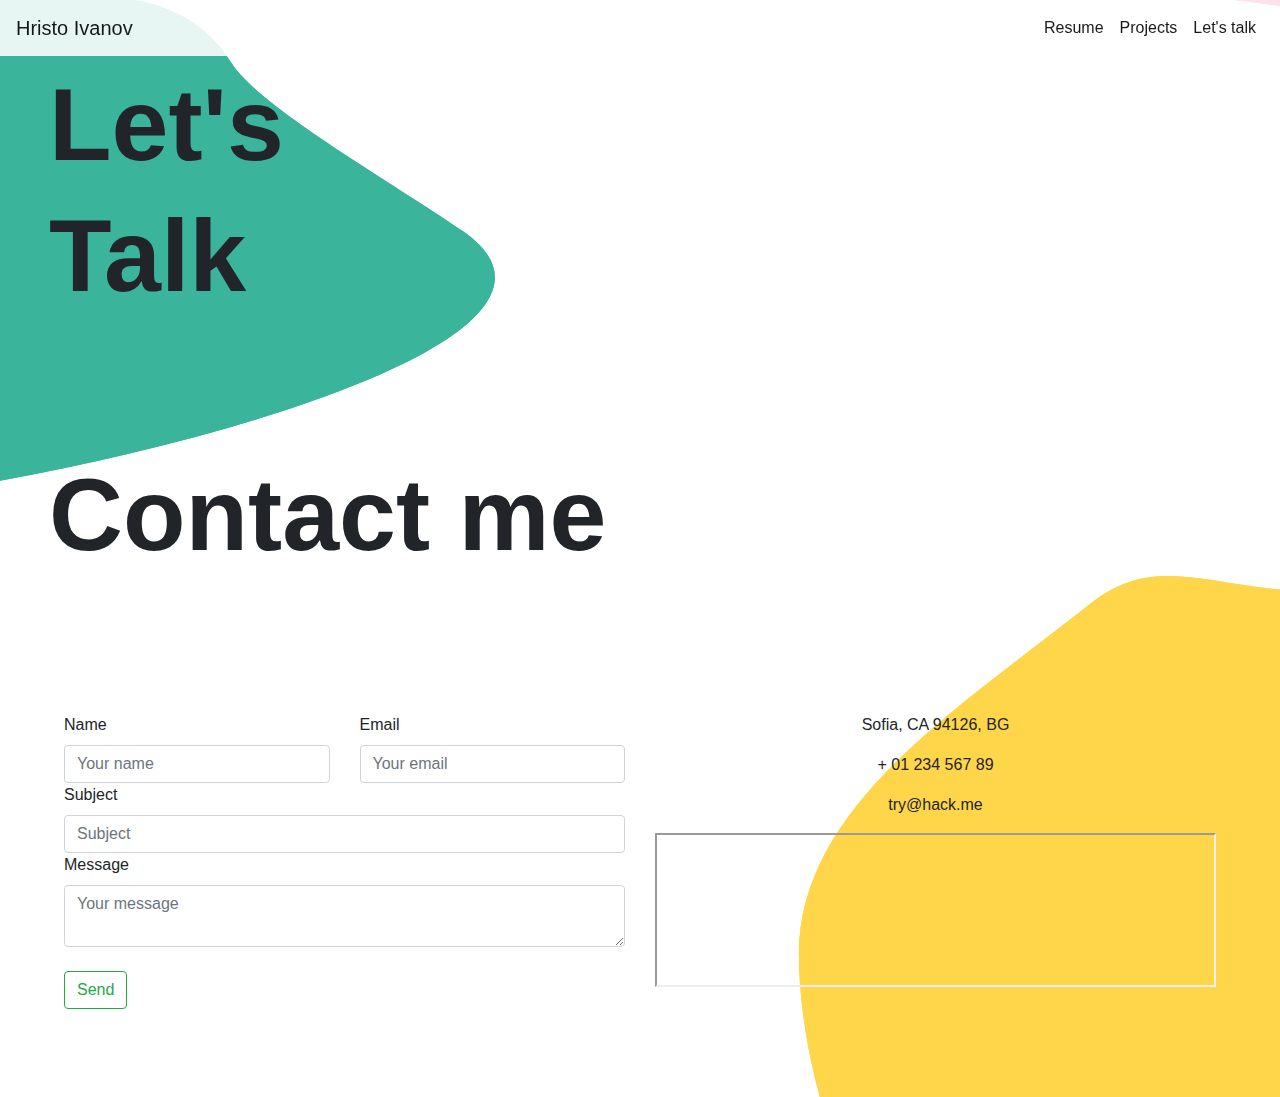
<file: contactMe.html>
<!doctype html>
<html lang="en">

<head>
    <!-- Required meta tags -->
    <meta charset="utf-8">
    <meta name="viewport" content="width=device-width, initial-scale=1, shrink-to-fit=no">

    <!-- Bootstrap CSS -->
    <link rel="stylesheet" href="https://stackpath.bootstrapcdn.com/bootstrap/4.5.2/css/bootstrap.min.css" integrity="sha384-JcKb8q3iqJ61gNV9KGb8thSsNjpSL0n8PARn9HuZOnIxN0hoP+VmmDGMN5t9UJ0Z" crossorigin="anonymous">
    <link rel="stylesheet" href="style.css">
    <title>Hristo Ivanov Portfolio</title>
</head>

<body>

    <div id="bg">
        <nav class="navbar navbar-custom navbar-expand-lg navbar-light fixed-top">
            <a class="navbar-brand" href="index.html">Hristo Ivanov</a>
            <button class="navbar-toggler" type="button" data-toggle="collapse" data-target="#navbarSupportedContent" aria-controls="navbarSupportedContent" aria-expanded="false" aria-label="Toggle navigation">
        <span class="navbar-toggler-icon"></span>
      </button>

            <div class="collapse navbar-collapse" id="navbarSupportedContent">
                <ul class="navbar-nav ml-auto">
                    <li class="nav-item active">
                        <a class="nav-link" href="Resume.html">Resume<span class="sr-only">(current)</span></a>
                    </li>
                    <li class="nav-item active">
                        <a class="nav-link" href="Projects.html">Projects <span class="sr-only">(current)</span></a>
                    </li>
                    <li class="nav-item active">
                        <a class="nav-link" href="contactMe.html">Let's talk<span class="sr-only">(current)</span></a>
                    </li>
                </ul>

                <!-- <form class="form-inline my-2 my-lg-0">
                    <input class="form-control mr-sm-2" type="search" placeholder="Search" aria-label="Search">
                    <button class="btn btn-outline-success my-2 my-sm-0" type="submit">Search</button>
                </form> -->
            </div>
        </nav>
        <div class="load">
            <div id="dot">
            </div>
        </div>


        <div class="col-md-12 m-0 p-0">
            <div class="row">
                <div class="col-8" id="letsTalk">
                    <h1 class="bigText">Let's</h1>
                    <h1 class="bigText">Talk</h1>
                </div>
            </div>
        </div>

        <div class="row">
            <div class="col-md-12" id="contactMe">
                <h1 class="bigText">Contact me</h1>
            </div>

            <div class="col-md-12">
                <!--Section: Contact v.2-->
                <section class="mb-4">
                    <div class="row" id="contactForm">
                        <!--Grid column-->
                        <div class="col-md-6 mb-md-0 mb-5">
                            <form id="contact-form" name="contact-form" action="mail.php" method="POST">

                                <!--Grid row-->
                                <div class="row">
                                    <!--Grid column-->
                                    <div class="col-md-6">
                                        <div class="md-form mb-0">
                                            <label for="message">Name</label>
                                            <input type="text" id="senderName" name="name" class="form-control customInput" placeholder="Your name">
                                        </div>
                                    </div>
                                    <!--Grid column-->

                                    <!--Grid column-->
                                    <div class="col-md-6">
                                        <div class="md-form mb-0">
                                            <label for="message">Email</label>
                                            <input type="text" id="email" name="email" class="form-control customInput" placeholder="Your email">
                                        </div>
                                    </div>
                                    <!--Grid column-->

                                </div>
                                <!--Grid row-->

                                <!--Grid row-->
                                <div class="row">
                                    <div class="col-md-12">
                                        <div class="md-form mb-0">
                                            <label for="message">Subject</label>
                                            <input type="text" id="subject" name="subject" class="form-control customInput" placeholder="Subject">
                                        </div>
                                    </div>
                                </div>
                                <!--Grid row-->

                                <!--Grid row-->
                                <div class="row">

                                    <!--Grid column-->
                                    <div class="col-md-12">

                                        <div class="md-form">
                                            <label for="message">Message</label>
                                            <textarea id="message" name="message" rows="2" class="form-control md-textarea customInput" placeholder="Your message"></textarea>
                                        </div>

                                    </div>
                                </div>
                                <!--Grid row-->

                            </form>

                            <div class="text-center text-md-left mt-4">
                                <a class="btn btn-outline-success my-2 my-sm-0" onclick="document.getElementById('contact-form').submit();">Send</a>
                            </div>
                            <div class="status"></div>
                        </div>
                        <!--Grid column-->

                        <!--Grid column-->
                        <div class="col-md-6 text-center">
                            <ul class="list-unstyled mb-0">
                                <li><i class="fas fa-map-marker-alt fa-2x"></i>
                                    <p>Sofia, CA 94126, BG</p>
                                </li>

                                <li><i class="fas fa-phone mt-4 fa-2x"></i>
                                    <p>+ 01 234 567 89</p>
                                </li>

                                <li><i class="fas fa-envelope mt-4 fa-2x"></i>
                                    <p>try@hack.me</p>
                                </li>



                                <!--Google Maps-->
                            </ul>
                            <!--Google map-->
                            <div><iframe src="https://maps.google.com/maps?width=100%25&amp;height=600&amp;hl=en&amp;q=Sofia+()&amp;t=&amp;z=14&amp;ie=UTF8&amp;iwloc=B&amp;output=embed" width="100%"><a href="https://www.gps.ie/sport-gps/">swimming watch</a></iframe></div>
                        </div>
                        <!--Grid column-->

                    </div>

                </section>
                <!--Section: Contact v.2-->
            </div>
        </div>
    </div>


    <script src="https://ajax.googleapis.com/ajax/libs/jquery/3.5.1/jquery.min.js" defer></script>
    <script src="js/motus.js" defer></script>
    <!-- jQuery first, then Bootstrap JS -->
    <!-- CSS -->
    <link rel="stylesheet " href="https://cdn.jsdelivr.net/npm/bootstrap@4.5.3/dist/css/bootstrap.min.css" integrity="sha384-TX8t27EcRE3e/ihU7zmQxVncDAy5uIKz4rEkgIXeMed4M0jlfIDPvg6uqKI2xXr2" crossorigin="anonymous">
    <!-- jQuery and JS bundle w/ Popper.js -->
    <script src="https://code.jquery.com/jquery-3.5.1.slim.min.js" integrity="sha384-DfXdz2htPH0lsSSs5nCTpuj/zy4C+OGpamoFVy38MVBnE+IbbVYUew+OrCXaRkfj" crossorigin="anonymous" defer>
    </script>
    <script src="https://cdn.jsdelivr.net/npm/bootstrap@4.5.3/dist/js/bootstrap.bundle.min.js" integrity="sha384-ho+j7jyWK8fNQe+A12Hb8AhRq26LrZ/JpcUGGOn+Y7RsweNrtN/tE3MoK7ZeZDyx" crossorigin="anonymous" defer>
    </script>
    <!-- Personal JavaScript -->
    <script src="js/contactMe.js" defer></script>
    <!-- Optional JavaScript -->
</body>

</html>
</file>
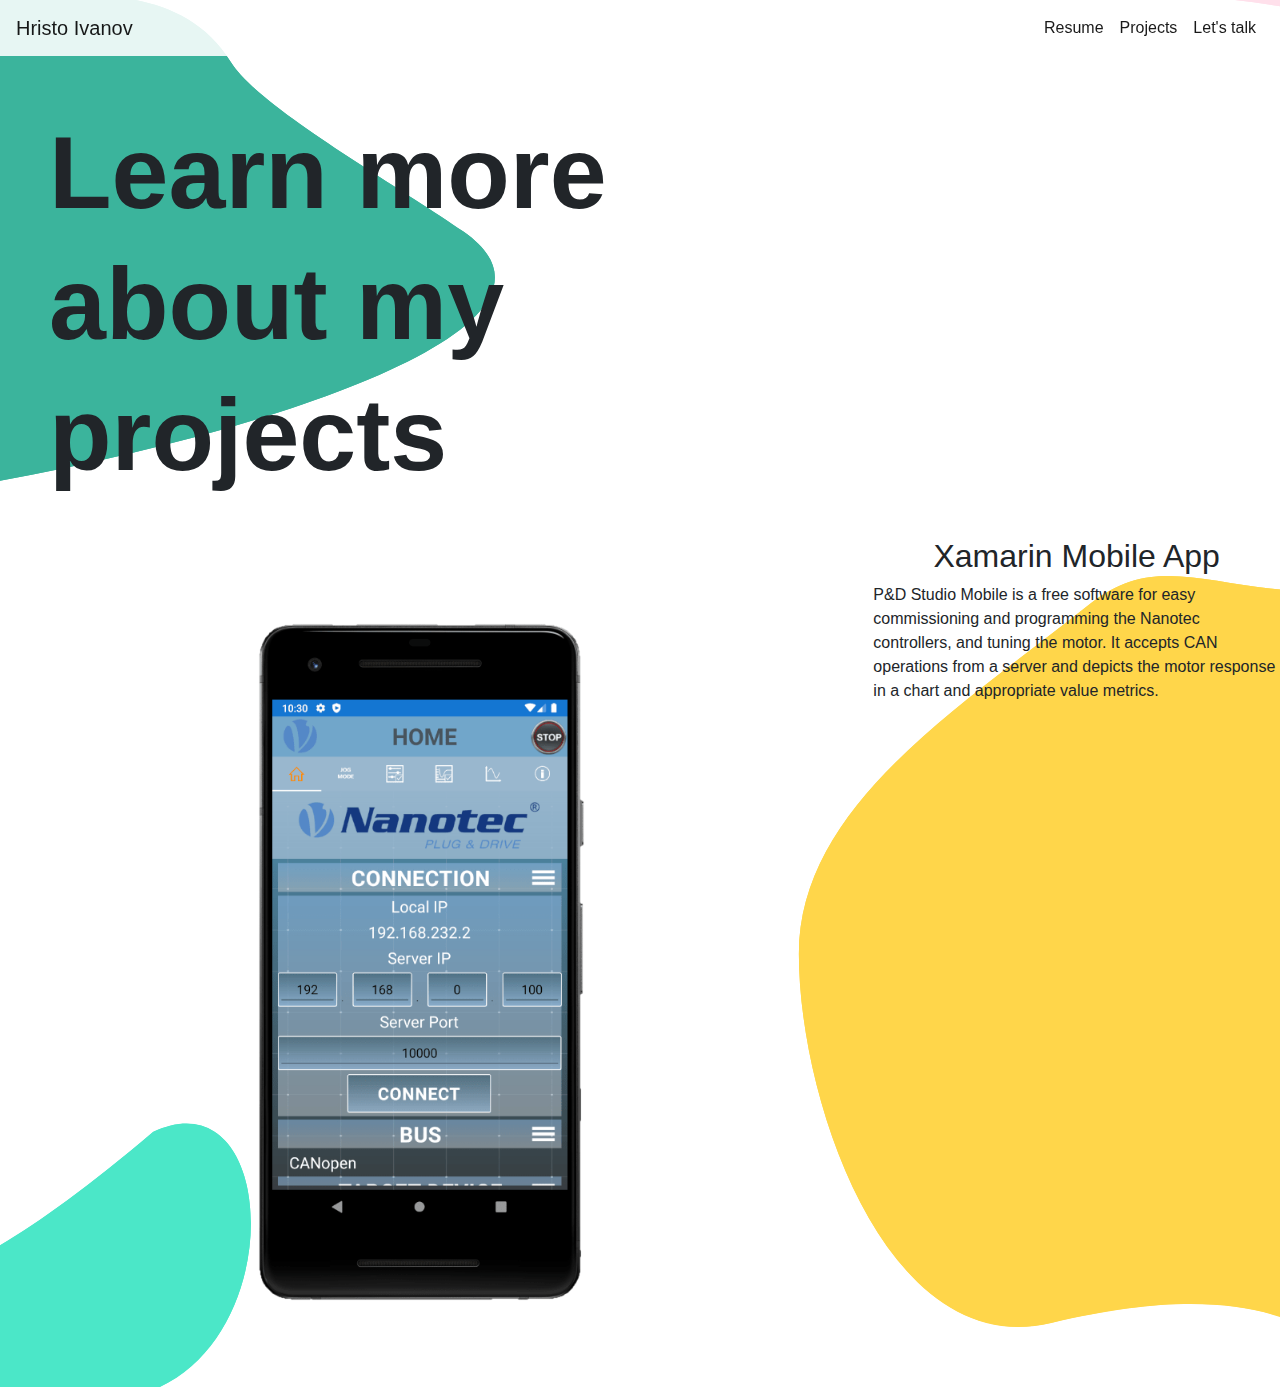
<file: Projects.html>
<!doctype html>
<html lang="en">

<head>
    <!-- Required meta tags -->
    <meta charset="utf-8">
    <meta name="viewport" content="width=device-width, initial-scale=1, shrink-to-fit=no">

    <!-- Bootstrap CSS -->
    <link rel="stylesheet" href="https://stackpath.bootstrapcdn.com/bootstrap/4.5.2/css/bootstrap.min.css" integrity="sha384-JcKb8q3iqJ61gNV9KGb8thSsNjpSL0n8PARn9HuZOnIxN0hoP+VmmDGMN5t9UJ0Z" crossorigin="anonymous">
    <link rel="stylesheet" href="style.css">
    <title>Hristo Ivanov Portfolio</title>
</head>

<body>

    <nav class="navbar navbar-custom navbar-expand-lg navbar-light fixed-top">
        <a class="navbar-brand" href="index.html">Hristo Ivanov</a>
        <button class="navbar-toggler" type="button" data-toggle="collapse" data-target="#navbarSupportedContent" aria-controls="navbarSupportedContent" aria-expanded="false" aria-label="Toggle navigation">
        <span class="navbar-toggler-icon"></span>
      </button>

        <div class="collapse navbar-collapse" id="navbarSupportedContent">
            <ul class="navbar-nav ml-auto">
                <li class="nav-item active">
                    <a class="nav-link" href="Resume.html">Resume<span class="sr-only">(current)</span></a>
                </li>
                <li class="nav-item active">
                    <a class="nav-link" href="Projects.html">Projects <span class="sr-only">(current)</span></a>
                </li>
                <li class="nav-item active">
                    <a class="nav-link" href="contactMe.html">Let's talk<span class="sr-only">(current)</span></a>
                </li>
            </ul>

            <!-- <form class="form-inline my-2 my-lg-0">
                    <input class="form-control mr-sm-2" type="search" placeholder="Search" aria-label="Search">
                    <button class="btn btn-outline-success my-2 my-sm-0" type="submit">Search</button>
                </form> -->
        </div>
    </nav>
    <div class="load">
        <div id="dot">
        </div>
    </div>


    <div class="col-md-12 m-0 p-0">
        <div class="row">
            <div class="col-8" id="LearnMoreAboutMyProjects">
                <h1 class="bigText">Learn more</h1>
                <h1 class="bigText">about my</h1>
                <h1 class="bigText">projects</h1>
            </div>
        </div>
    </div>

    <!-- PhoneSimulator Row-->
    <div class="row" id="newRow">
        <div class="col-md-8">
            <img class="img-fluid" id="phoneSimulator" src="images/phoneHomeScreen.png" alt="Workplace" usemap="#workmap" height="860">
            <map name="workmap">
                   <area  alt="Home" title="Home"
                    coords="87,213,28,171" shape="rect" onclick="changeScreen( 'phoneHomeScreen', 'phoneSimulator')">
                   <area  alt="JogMode" title="JogMode"
                    coords="148,214,89,170" shape="rect" onclick="changeScreen( 'phoneJogModeScreen', 'phoneSimulator')">
                   <area  alt="Parameters" title="Parameters"
                    coords="151,170,212,213,176,194"  onclick="changeScreen( 'phoneParametersScreen', 'phoneSimulator')">
                   <area  alt="Values" title="Values"
                    coords="213,171,270,213,234,192"  onclick="changeScreen( 'phoneValuesScreen', 'phoneSimulator')">
                   <area  alt="Chart" title="Chart"
                    coords="273,172,328,212,306,201"  onclick="changeScreen( 'phoneChartScreen', 'phoneSimulator')">
                </map>
        </div>
        <div class="col-md-4" id="phoneSimulatorText">
            <h2 id="pageName">Xamarin Mobile App</h2>
            <p>
                P&D Studio Mobile is a free software for easy commissioning and programming the Nanotec controllers, and tuning the motor. It accepts CAN operations from a server and depicts the motor response in a chart and appropriate value metrics.
            </p>
        </div>
    </div>
    <!--END PhoneSimulator Row-->

    <!--MailzySimulator Row-->
    <!-- <div class="row" id="newRow">
            <div class="col-md-4" id="mailzySimulatorText">
                <h2 id="pageName">Mailzy</h2>
                <p>
                    Mailzy is a program that is designed to receive, write, send, and keep your email messages. Mailzy use all popular protocols for retrieveing mail include POP3 and IMAP. Sending mail is usually done using the SMTP protocol.
                </p>
            </div>
            <div class="col-md-8">
                <img id="mailzySimulator" src="images/mailzyLoginScreen.png" usemap="#image-map">
                <map name="image-map">
                    <area target="" alt="Login" title="Login" coords="115,477,306,437" shape="rect"
                    onclick="changeScreen('mailzyFirstEmailScreen', 'mailzySimulator')">
                    <area target="_blank" alt="Gmail" title="Gmail" href="https://accounts.google.com/signup/v2/webcreateaccount?flowName=GlifWebSignIn&amp;flowEntry=SignUp" coords="156,632,193,605" shape="rect">
                    <area target="_blank" alt="Outlook" title="Outlook" href="https://signup.live.com/signup?wa=wsignin1.0&amp;rpsnv=13&amp;ct=1605431530&amp;rver=7.0.6737.0&amp;wp=MBI_SSL&amp;wreply=https%3a%2f%2foutlook.live.com%2fowa%2f%3fnlp%3d1%26RpsCsrfState%3d6232abe1-7179-e390-fb3a-69df332fbee2&amp;id=292841&amp;aadredir=1&amp;whr=outlook.com&amp;CBCXT=out&amp;lw=1&amp;fl=dob%2cflname%2cwld&amp;cobrandid=90015&amp;contextid=F2BB7B8F0C32DC2D&amp;bk=1605431530&amp;uiflavor=web&amp;lic=1&amp;mkt=EN-US&amp;lc=1033&amp;uaid=a78e9ec3ea6d48ee86e626e3b6aa09e5
               "coords="233,605,201,633" shape="rect">
                    <area target="_blank" alt="ABV" title="ABV" href="https://passport.abv.bg/app/profiles/registration" coords="275,602,239,635" shape="rect">
                </map>
                <map name="image-map1">
                  <area alt="Mailzy Testing" title="Mailzy Testing" coords="64,65,216,85" 
                  shape="rect" onclick="changeScreen( 'mailzyFirstEmailScreen', 'mailzySimulator')">
                  <area alt="Test email 1" title="Test email 1" coords="62,87,215,101" 
                  shape="rect" onclick="changeScreen( 'mailzySecondEmailScreen', 'mailzySimulator')">
                  <area alt="Your new website is waiti..." title="Your new website is waiti..." coords="64,104,216,117" 
                  shape="rect" onclick="changeScreen( 'mailzyThirdEmailScreen', 'mailzySimulator')">
                  
                  <area alt="New email" title="New email" coords="13,135,54,164" 
                  shape="rect" onclick="changeScreen( 'mailzyNewEmailScreen', 'mailzySimulator')">
                  
         <area alt="Logout" title="Logout" coords="14,296,55,329" 
                  shape="rect" onclick="changeScreen( 'mailzyLoginScreen', 'mailzySimulator')">
              </map>
            </div>
        </div> -->
    <!--END MailzySimulator Row-->

    <!--SiteSimulator Row-->
    <!-- <div class="row" id="newRow">
            <div class="col-md-8">
                <embed id="siteSimulator" type="text/html" src="https://icemadafaka.github.io/worldofgaming.github.io/index.html">
            </div>
            <div class="col-md-4" id="siteSimulatorText">
                <h2 id="pageName">World of gaming</h2>
                <p id="pageText">
                    World of gaming is static web page build with HTML5, JavaScript, Bootstrap and jQuery.
                </p>
            </div>
        </div> -->
    <!--END PhoneSimulator Row -->

    <script src="https://ajax.googleapis.com/ajax/libs/jquery/3.5.1/jquery.min.js" defer></script>
    <script src="js/motus.js" defer></script>
    <!-- jQuery first, then Bootstrap JS -->
    <!-- CSS -->
    <link rel="stylesheet" href="https://cdn.jsdelivr.net/npm/bootstrap@4.5.3/dist/css/bootstrap.min.css" integrity="sha384-TX8t27EcRE3e/ihU7zmQxVncDAy5uIKz4rEkgIXeMed4M0jlfIDPvg6uqKI2xXr2" crossorigin="anonymous">
    <!-- jQuery and JS bundle w/ Popper.js -->
    <script src="https://code.jquery.com/jquery-3.5.1.slim.min.js" integrity="sha384-DfXdz2htPH0lsSSs5nCTpuj/zy4C+OGpamoFVy38MVBnE+IbbVYUew+OrCXaRkfj" crossorigin="anonymous" defer>
    </script>
    <script src="https://cdn.jsdelivr.net/npm/bootstrap@4.5.3/dist/js/bootstrap.bundle.min.js" integrity="sha384-ho+j7jyWK8fNQe+A12Hb8AhRq26LrZ/JpcUGGOn+Y7RsweNrtN/tE3MoK7ZeZDyx" crossorigin="anonymous" defer>
    </script>
    <!-- Personal JavaScript -->
    <script src="js/projects.js" defer></script>
    <!-- Optional JavaScript -->
</body>

</html>
</file>
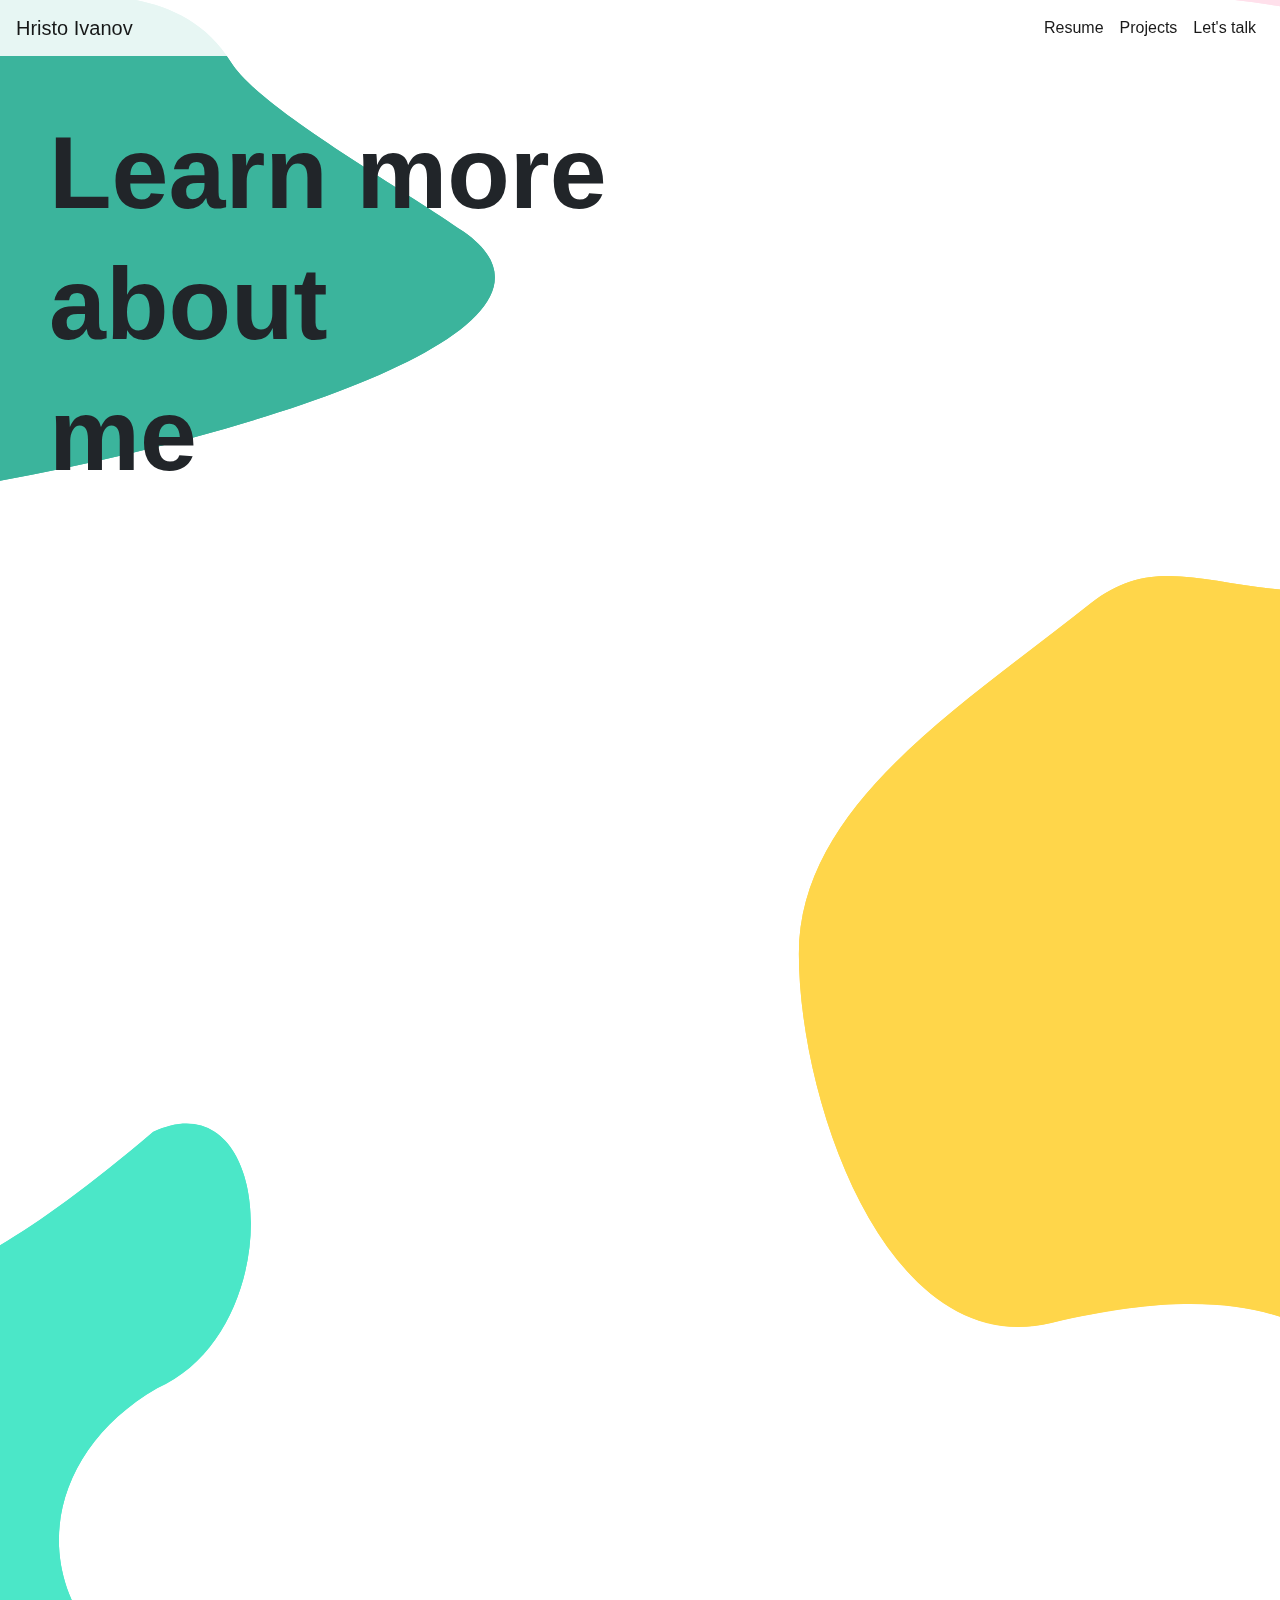
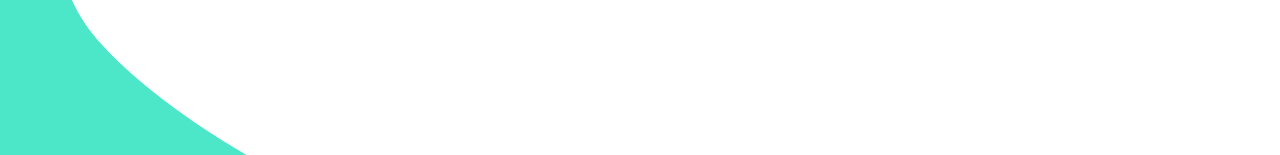
<file: Resume.html>
<!doctype html>
<html lang="en">

<head>
    <!-- Required meta tags -->
    <meta charset="utf-8">
    <meta name="viewport" content="width=device-width, initial-scale=1, shrink-to-fit=no">

    <!-- Bootstrap CSS -->
    <link rel="stylesheet" href="https://stackpath.bootstrapcdn.com/bootstrap/4.5.2/css/bootstrap.min.css" integrity="sha384-JcKb8q3iqJ61gNV9KGb8thSsNjpSL0n8PARn9HuZOnIxN0hoP+VmmDGMN5t9UJ0Z" crossorigin="anonymous">
    <link rel="stylesheet" href="style.css">
    <title>Hristo Ivanov Portfolio</title>
</head>

<body>

    <nav class="navbar navbar-custom navbar-expand-lg navbar-light fixed-top">
        <a class="navbar-brand" href="index.html">Hristo Ivanov</a>
        <button class="navbar-toggler" type="button" data-toggle="collapse" data-target="#navbarSupportedContent" aria-controls="navbarSupportedContent" aria-expanded="false" aria-label="Toggle navigation">
        <span class="navbar-toggler-icon"></span>
      </button>

        <div class="collapse navbar-collapse" id="navbarSupportedContent">
            <ul class="navbar-nav ml-auto">
                <li class="nav-item active">
                    <a class="nav-link" href="Resume.html">Resume<span class="sr-only">(current)</span></a>
                </li>
                <li class="nav-item active">
                    <a class="nav-link" href="Projects.html">Projects <span class="sr-only">(current)</span></a>
                </li>
                <li class="nav-item active">
                    <a class="nav-link" href="contactMe.html">Let's talk<span class="sr-only">(current)</span></a>
                </li>
            </ul>

            <!-- <form class="form-inline my-2 my-lg-0">
                    <input class="form-control mr-sm-2" type="search" placeholder="Search" aria-label="Search">
                    <button class="btn btn-outline-success my-2 my-sm-0" type="submit">Search</button>
                </form> -->
        </div>
    </nav>
    <div class="load">
        <div id="dot">
        </div>
    </div>


    <div class="col-md-12 m-0 p-0">
        <div class="row">
            <div class="col-8" id="LearnMoreAboutMe">
                <h1 class="bigText">Learn more</h1>
                <h1 class="bigText">about</h1>
                <h1 class="bigText">me</h1>
            </div>
        </div>
    </div>

    <div class="col-md-12">
        <div class="embed-responsive embed-responsive-1by1" id="resume">
            <iframe class="embed-responsive-item" src="/resources/Resume-2021Q4.pdf" allowfullscreen></iframe>
        </div>
    </div>

    <script src="https://ajax.googleapis.com/ajax/libs/jquery/3.5.1/jquery.min.js "></script>
    <script src="js/motus.js "></script>
    <!-- jQuery first, then Bootstrap JS -->
    <!-- CSS -->
    <link rel="stylesheet" href="https://cdn.jsdelivr.net/npm/bootstrap@4.5.3/dist/css/bootstrap.min.css " integrity="sha384-TX8t27EcRE3e/ihU7zmQxVncDAy5uIKz4rEkgIXeMed4M0jlfIDPvg6uqKI2xXr2 " crossorigin="anonymous">
    <!-- jQuery and JS bundle w/ Popper.js -->
    <script src="https://code.jquery.com/jquery-3.5.1.slim.min.js" integrity="sha384-DfXdz2htPH0lsSSs5nCTpuj/zy4C+OGpamoFVy38MVBnE+IbbVYUew+OrCXaRkfj " crossorigin="anonymous">
    </script>
    <script src="https://cdn.jsdelivr.net/npm/bootstrap@4.5.3/dist/js/bootstrap.bundle.min.js " integrity="sha384-ho+j7jyWK8fNQe+A12Hb8AhRq26LrZ/JpcUGGOn+Y7RsweNrtN/tE3MoK7ZeZDyx " crossorigin="anonymous">
    </script>
    <!-- Personal JavaScript -->
    <script src="js/learnMore.js "></script>
    <!-- Optional JavaScript -->
</body>

</html>
</file>
<file: style.css>
body,
html {
    margin: 0;
    overflow-x: hidden;
    background: url("images/Background.svg") no-repeat center center fixed;
    -webkit-background-size: cover;
    -moz-background-size: cover;
    -o-background-size: cover;
    background-size: cover;
}

.load {
    position: fixed;
    width: 100%;
    z-index: 10000;
}

#dot {
    width: 0px;
    height: 5px;
    position: absolute;
    background: forestgreen;
    overflow: hidden;
}

#name {
    padding-top: 7rem;
    padding-left: 4rem;
}

#LearnMoreAboutMe {
    padding-top: 7rem;
    padding-left: 4rem;
}

#LearnMoreAboutMyProjects {
    padding-top: 7rem;
    padding-left: 4rem;
}

#leftSlide {
    padding-top: 7rem;
    padding-left: 4rem;
}

.bigText {
    font-size: 8vw;
    font-weight: bold;
}

#position {
    padding-top: 2rem;
    scale: 0.5;
}

#certificatesHeader {
    padding-top: 5rem;
    padding-left: 4rem;
}

#projectsHeader {
    padding-top: 5rem;
    padding-right: 4rem;
}

#test {
    float: right;
}

#newRow {
    margin-top: 2rem;
}

.certificateImage {
    height: 250px;
    width: 200px;
}

#phoneSimulator {
    display: block;
    margin: auto;
    scale: 0.8;
}

#mailzySimulator {
    display: block;
    margin: auto;
    float: right;
}

#siteSimulator {
    display: block;
    margin: auto;
    height: 340%;
    width: 100%;
    margin-left: 4%;
    padding-right: 4%;
}

#pageName {
    text-align: center;
}

#pageText {
    text-align: center;
}

area {
    cursor: pointer;
}

div.polaroid {
    max-width: 200px;
    min-width: 100px;
    margin: auto;
    width: 80%;
    height: auto;
    object-fit: cover;
    background-color: white;
    box-shadow: 0 4px 8px 0 rgba(0, 0, 0, 0.2), 0 6px 20px 0 rgba(0, 0, 0, 0.19);
}

div.container {
    text-align: center;
    padding: 10px 20px;
}


/* Media */

@media screen and (max-width: 768px) {
    #certificatesHeader {
        padding-left: 4rem;
    }
    .certificates {
        padding: 1rem;
    }
    #resume {
        height: 500px;
    }
    .carousel-item>img {
        height: 225px;
        max-height: 425px;
    }
}

.navbar-custom {
    background-color: rgba(255, 255, 255, 0.88);
}

.certificates {
    padding: 4rem;
}

#contactForm {
    padding: 4rem;
}

#contactMe {
    padding: 4rem;
}

#letsTalk {
    padding: 4rem;
}

.customInput {
    background-color: rgba(255, 255, 255, 0.88) !important;
}

.customSubmit {
    background-color: #3bb49c !important;
}


/* The Modal (background) */

#id01 {
    display: none;
    /* Hidden by default */
    position: fixed;
    /* Stay in place */
    z-index: 25;
    /* Sit on top */
    left: 0;
    top: 0;
    width: 100%;
    /* Full width */
    height: 100%;
    /* Full height */
    overflow: auto;
    /* Enable scroll if needed */
    background-color: rgb(0, 0, 0);
    /* Fallback color */
    background-color: rgba(0, 0, 0, 0.4);
    /* Black w/ opacity */
    padding-top: 60px;
}

#id02 {
    display: none;
    /* Hidden by default */
    position: fixed;
    /* Stay in place */
    z-index: 25;
    /* Sit on top */
    left: 0;
    top: 0;
    width: 100%;
    /* Full width */
    height: 100%;
    /* Full height */
    overflow: auto;
    /* Enable scroll if needed */
    background-color: rgb(0, 0, 0);
    /* Fallback color */
    background-color: rgba(0, 0, 0, 0.4);
    /* Black w/ opacity */
    padding-top: 60px;
}


/* Modal Content/Box */

#id01-content {
    background-color: rgba(255, 255, 255, 0.91) !important;
    margin: 5% auto 15% auto !important;
    /* 5% from the top, 15% from the bottom and centered */
    border: 1px solid #888 !important;
    width: 80% !important;
    /* Could be more or less, depending on screen size */
}

#id02-content {
    background-color: rgba(255, 255, 255, 0.91) !important;
    margin: 5% auto 15% auto !important;
    /* 5% from the top, 15% from the bottom and centered */
    border: 1px solid #888 !important;
    width: 80% !important;
    /* Could be more or less, depending on screen size */
}

#id01 .psw a {
    color: #3bb49c !important;
}

#id02 .psw a {
    color: #3bb49c !important;
}


/* Add Zoom Animation */

.animate {
    -webkit-animation: animatezoom 0.6s !important;
    animation: animatezoom 0.6s !important;
}


/* The Close Button (x) */

#id01 .psw a {
    color: #3bb49c !important;
}

span.psw {
    padding-top: 16px !important;
    float: right !important;
    width: 100% !important;
    text-align: center !important;
}

.close1 {
    position: absolute !important;
    right: 25px !important;
    top: 0 !important;
    color: rgb(151, 119, 119) !important;
    font-size: 35px !important;
    font-weight: bold !important;
}

.close1:hover,
.close1:focus {
    color: red;
    cursor: pointer;
}

#particles-js {
    width: 100%;
    height: 100%;
}

.alert {
    display: none;
    position: absolute;
    z-index: 11000;
    top: 110px;
    right: 0;
    margin: 10px;
    background-color: green;
}

.carousel-item>img {
    max-height: 350px;
}

.carousel {
    max-width: 600px;
}
</file>
